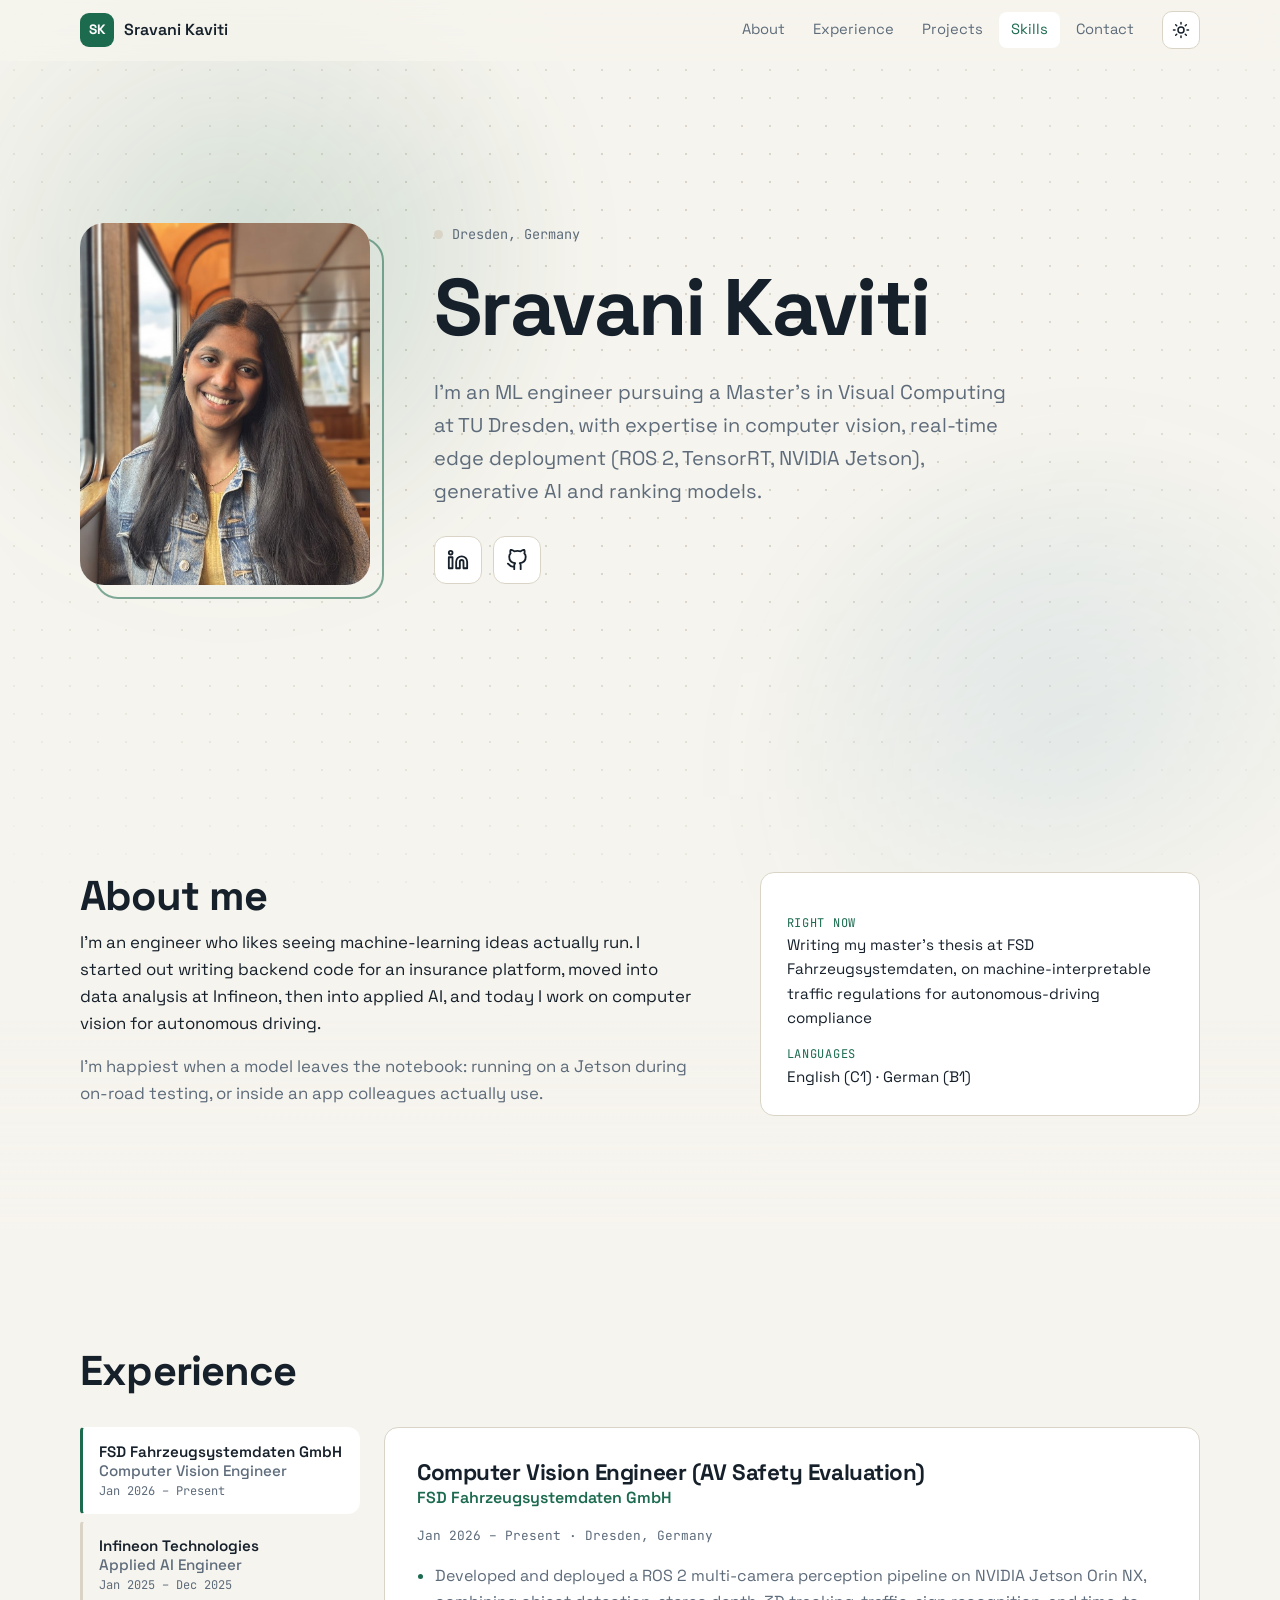
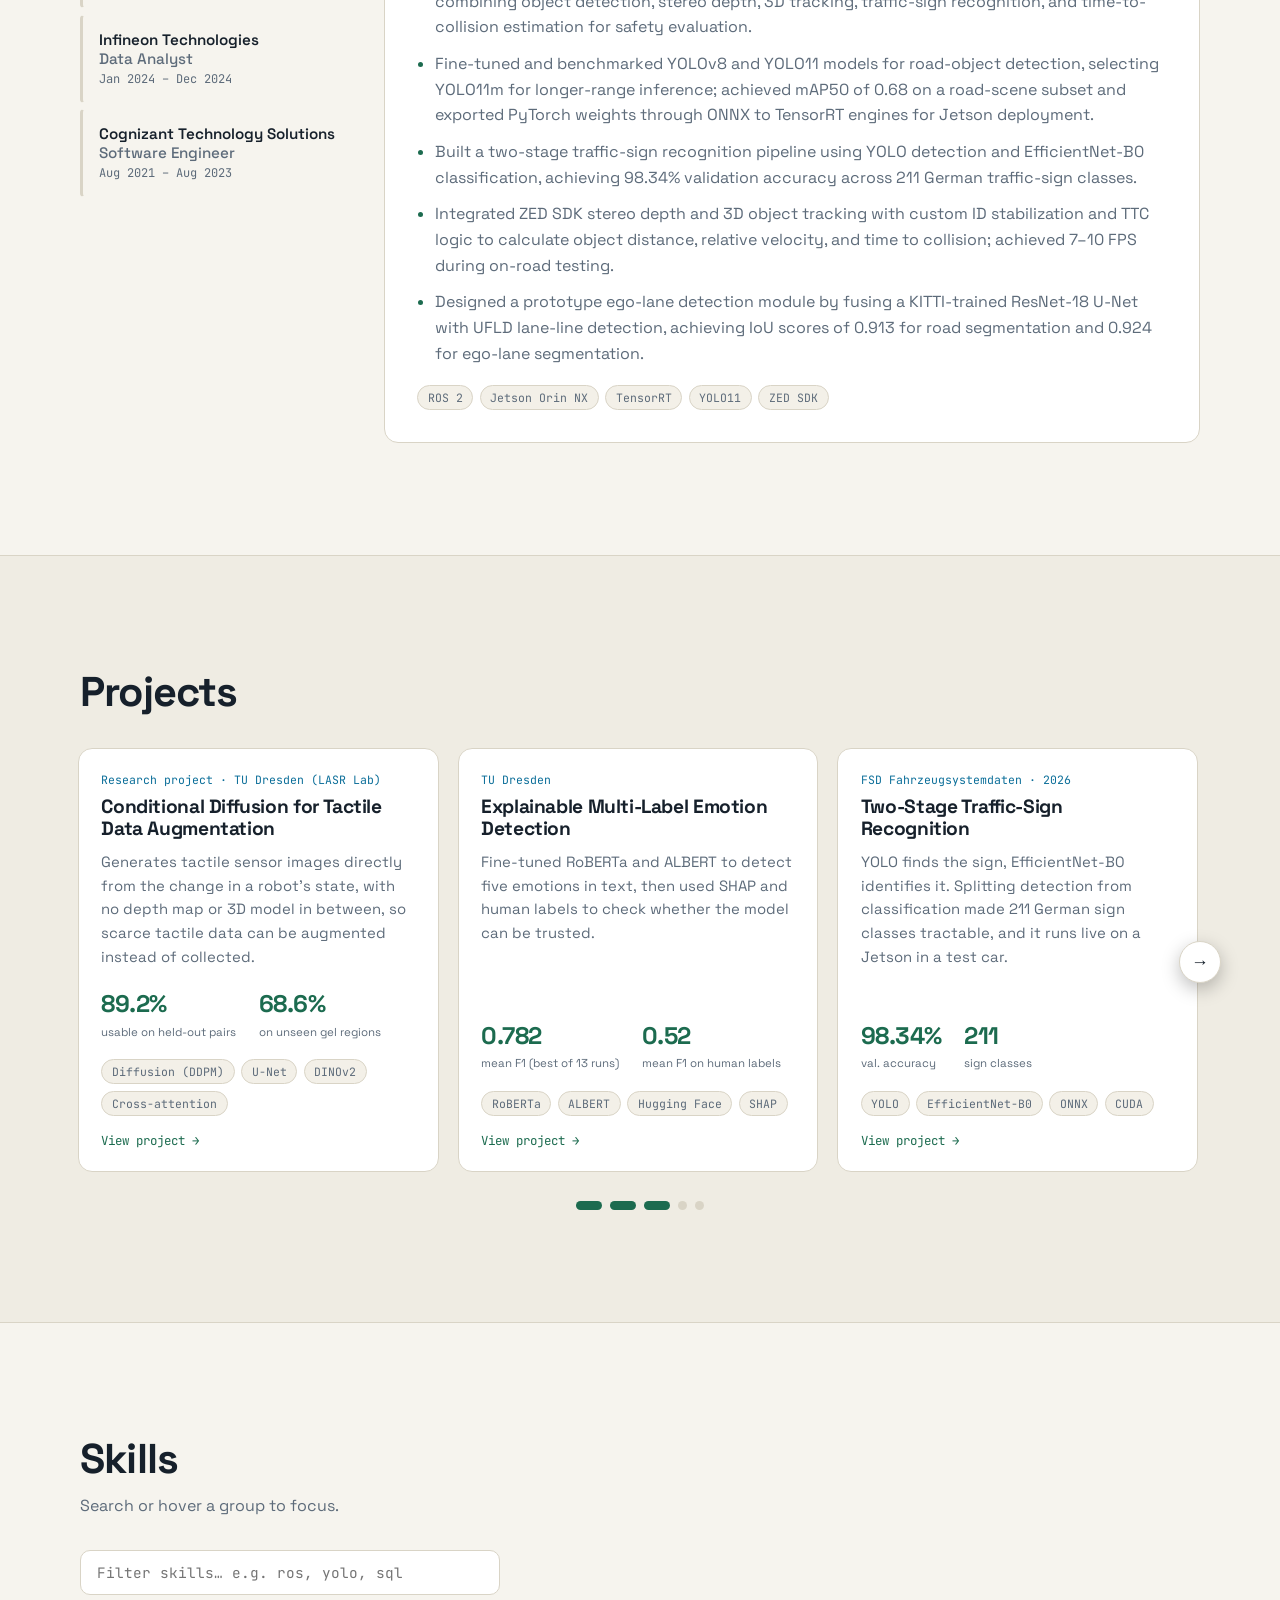
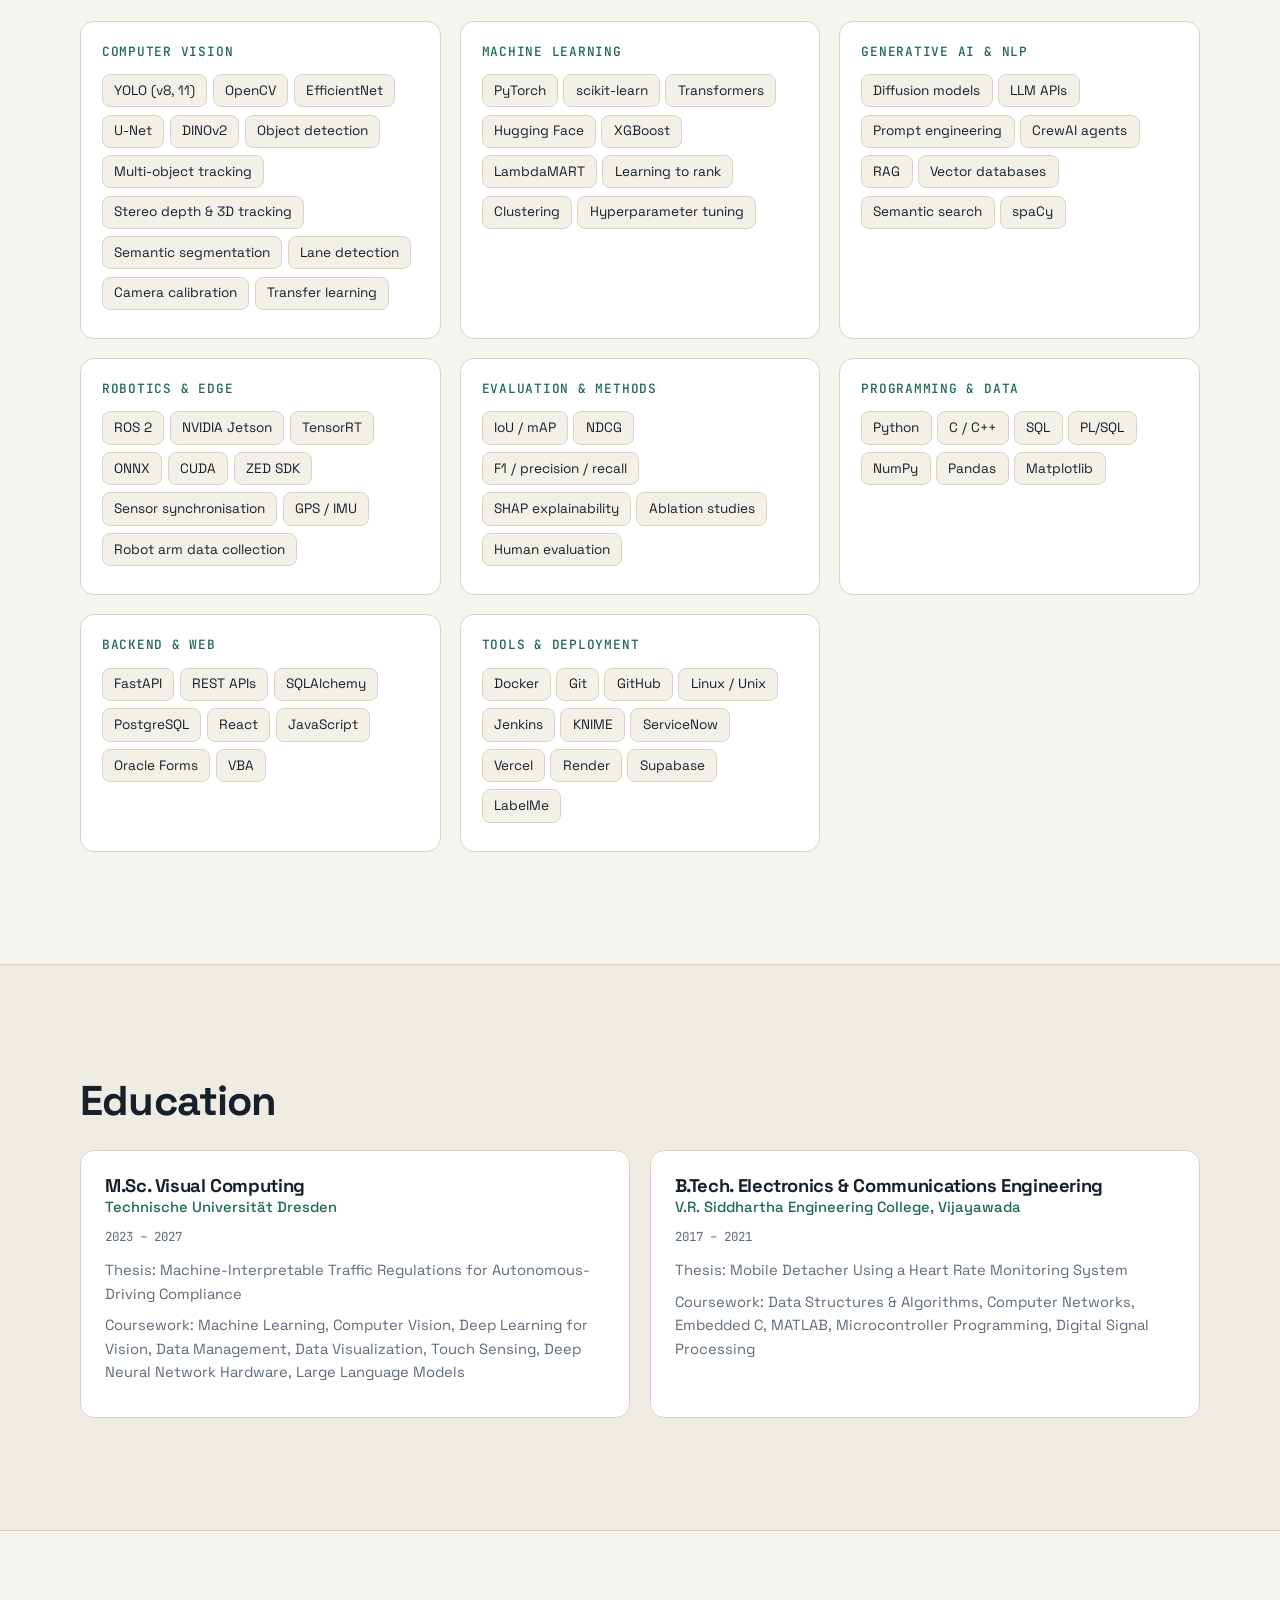
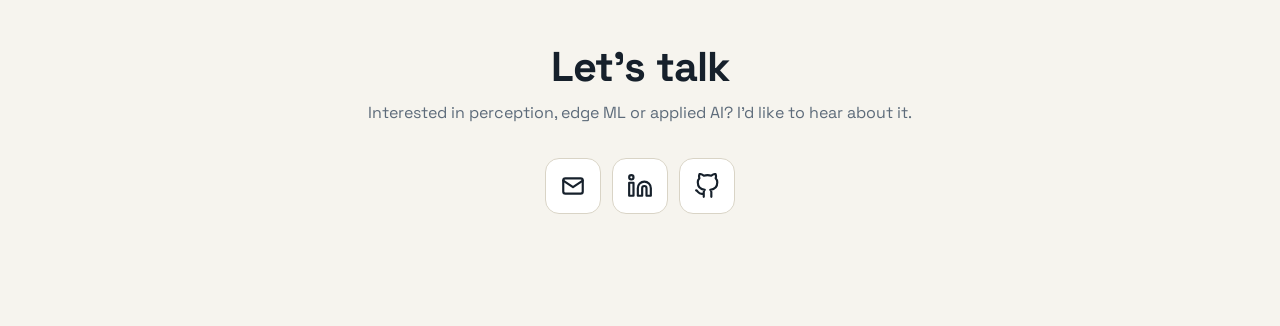
<file: index.html>
<!doctype html>
<html lang="en" data-theme="light">
<head>
  <meta charset="utf-8">
  <meta name="viewport" content="width=device-width, initial-scale=1">
  <title>Sravani Kaviti · Computer Vision & Applied AI Engineer</title>
  <meta name="description" content="Portfolio of Sravani Kaviti: computer vision and applied AI engineer building real-time perception systems and ML applications. Python, PyTorch, ROS 2, TensorRT, NVIDIA Jetson.">
  <meta property="og:title" content="Sravani Kaviti · Computer Vision & Applied AI Engineer">
  <meta property="og:description" content="Real-time perception on NVIDIA Jetson, ranking models, and generative AI, shipped to real users.">
  <meta property="og:type" content="website">
  <link rel="icon" href="assets/favicon.svg" type="image/svg+xml">
  <link rel="preconnect" href="https://fonts.googleapis.com">
  <link rel="preconnect" href="https://fonts.gstatic.com" crossorigin>
  <link href="https://fonts.googleapis.com/css2?family=JetBrains+Mono:wght@400;500&family=Space+Grotesk:wght@400;500;600;700&display=swap" rel="stylesheet">
  <link rel="stylesheet" href="css/style.css">
  <script>
    // Apply saved theme before paint to avoid a flash
    try {
      var t = localStorage.getItem("theme");
      if (t) document.documentElement.setAttribute("data-theme", t);
    } catch (e) {}
  </script>
</head>
<body>
  <div class="progress" id="progress" aria-hidden="true"></div>
  <a class="skip" href="#main">Skip to content</a>

  <header class="nav" id="nav">
    <a class="brand" href="#top" aria-label="Home"><span class="brand-mark">SK</span><span class="brand-name">Sravani Kaviti</span></a>
    <nav aria-label="Primary">
      <ul id="navlinks">
        <li><a href="#about">About</a></li>
        <li><a href="#experience">Experience</a></li>
        <li><a href="#projects">Projects</a></li>
        <li><a href="#skills">Skills</a></li>
        <li><a href="#contact">Contact</a></li>
      </ul>
    </nav>
    <button class="icon-btn" id="themeBtn" aria-label="Toggle light / dark theme" title="Toggle theme">
      <svg viewBox="0 0 24 24" width="18" height="18" fill="none" stroke="currentColor" stroke-width="2" stroke-linecap="round" stroke-linejoin="round"><circle cx="12" cy="12" r="4"/><path d="M12 2v2M12 20v2M4.9 4.9l1.4 1.4M17.7 17.7l1.4 1.4M2 12h2M20 12h2M4.9 19.1l1.4-1.4M17.7 6.3l1.4-1.4"/></svg>
    </button>
    <button class="icon-btn menu-btn" id="menuBtn" aria-label="Menu" aria-expanded="false">
      <svg viewBox="0 0 24 24" width="20" height="20" fill="none" stroke="currentColor" stroke-width="2" stroke-linecap="round"><path d="M4 7h16M4 12h16M4 17h16"/></svg>
    </button>
  </header>

  <main id="main">
    <!-- HERO -->
    <div class="backdrop">
    <div class="hero-bg" aria-hidden="true"></div>
    <section class="hero" id="top">
      <div class="wrap hero-grid" id="heroGrid">
        <figure class="portrait" id="portrait">
          <img id="heroPhoto" src="assets/Picture.JPG" alt="Portrait of Sravani Kaviti" width="873" height="1216" fetchpriority="high">
        </figure>
        <div class="hero-copy" id="heroCopy">
          <p class="eyebrow mono"><span class="dot"></span> <span id="loc">Dresden, Germany</span></p>
          <h1 id="heroName">Sravani Kaviti</h1>
          <p class="intro" id="intro"></p>
          <div class="social">
            <a class="icon-link" id="liBtn" href="#" target="_blank" rel="noopener me" aria-label="LinkedIn profile" data-label="LinkedIn">
              <svg viewBox="0 0 24 24" aria-hidden="true" fill="none" stroke="currentColor" stroke-width="2" stroke-linecap="round" stroke-linejoin="round"><path d="M16 8a6 6 0 0 1 6 6v7h-4v-7a2 2 0 0 0-4 0v7h-4v-7a6 6 0 0 1 6-6zM2 9h4v12H2zM4 2a2 2 0 1 1 0 4 2 2 0 0 1 0-4z"/></svg>
            </a>
            <a class="icon-link" id="ghBtn" href="#" target="_blank" rel="noopener me" aria-label="GitHub profile" data-label="GitHub">
              <svg viewBox="0 0 24 24" aria-hidden="true" fill="none" stroke="currentColor" stroke-width="2" stroke-linecap="round" stroke-linejoin="round"><path d="M9 19c-5 1.5-5-2.5-7-3m14 6v-3.87a3.37 3.37 0 0 0-.94-2.61c3.14-.35 6.44-1.54 6.44-7A5.44 5.44 0 0 0 20 4.77 5.07 5.07 0 0 0 19.91 1S18.73.65 16 2.48a13.38 13.38 0 0 0-7 0C6.27.65 5.09 1 5.09 1A5.07 5.07 0 0 0 5 4.77a5.44 5.44 0 0 0-1.5 3.78c0 5.42 3.3 6.61 6.44 7A3.37 3.37 0 0 0 9 18.13V22"/></svg>
            </a>
          </div>
        </div>
      </div>
    </section>


    <!-- ABOUT -->
    <section class="section" id="about">
      <div class="wrap about-grid">
        <div>
          <h2>About me</h2>
          <div id="aboutText" class="prose"></div>
        </div>
        <aside class="card about-card reveal">
          <dl id="aboutNow"></dl>
        </aside>
      </div>
    </section>
    </div>

    <!-- EXPERIENCE -->
    <section class="section" id="experience">
      <div class="wrap">
        <h2>Experience</h2>
        <div class="exp">
          <div class="exp-tabs" id="expTabs" role="tablist" aria-label="Roles" aria-orientation="vertical"></div>
          <div class="exp-panel card" id="expPanel" role="tabpanel" aria-live="polite"></div>
        </div>
      </div>
    </section>

    <!-- PROJECTS -->
    <section class="section alt" id="projects">
      <div class="wrap">
        <h2>Projects</h2>
        <div class="carousel" id="carousel">
          <button class="car-btn prev" id="prevBtn" type="button" aria-label="Previous projects">←</button>
          <div class="track" id="projectGrid" tabindex="0" aria-label="Projects, scroll sideways"></div>
          <button class="car-btn next" id="nextBtn" type="button" aria-label="Next projects">→</button>
        </div>
        <div class="dots" id="dots" role="group" aria-label="Go to project"></div>
      </div>
    </section>

    <!-- SKILLS -->
    <section class="section" id="skills">
      <div class="wrap">
        <h2>Skills</h2>
        <p class="sub">Search or hover a group to focus.</p>
        <input class="search mono" id="skillSearch" type="search" placeholder="Filter skills… e.g. ros, yolo, sql" aria-label="Filter skills" autocomplete="off">
        <div class="skills" id="skillGrid"></div>
        <p class="empty mono" id="skillEmpty" hidden>No match. Try another keyword.</p>
      </div>
    </section>

    <!-- EDUCATION -->
    <section class="section alt" id="education">
      <div class="wrap">
        <h2>Education</h2>
        <div class="edu" id="eduList"></div>
      </div>
    </section>

    <!-- CONTACT -->
    <section class="section contact" id="contact">
      <div class="wrap">
        <h2>Let's talk</h2>
        <p class="sub">Interested in perception, edge ML or applied AI? I'd like to hear about it.</p>
        <div class="social center">
          <a class="icon-link" id="mailLink" href="#" aria-label="Email me" data-label="Email"><svg viewBox="0 0 24 24" aria-hidden="true" fill="none" stroke="currentColor" stroke-width="2" stroke-linecap="round" stroke-linejoin="round"><rect x="3" y="5" width="18" height="14" rx="2"/><path d="m3 7 9 6 9-6"/></svg></a>
          <a class="icon-link" id="liBtn2" href="#" target="_blank" rel="noopener me" aria-label="LinkedIn profile" data-label="LinkedIn"><svg viewBox="0 0 24 24" aria-hidden="true" fill="none" stroke="currentColor" stroke-width="2" stroke-linecap="round" stroke-linejoin="round"><path d="M16 8a6 6 0 0 1 6 6v7h-4v-7a2 2 0 0 0-4 0v7h-4v-7a6 6 0 0 1 6-6zM2 9h4v12H2zM4 2a2 2 0 1 1 0 4 2 2 0 0 1 0-4z"/></svg></a>
          <a class="icon-link" id="ghBtn2" href="#" target="_blank" rel="noopener me" aria-label="GitHub profile" data-label="GitHub"><svg viewBox="0 0 24 24" aria-hidden="true" fill="none" stroke="currentColor" stroke-width="2" stroke-linecap="round" stroke-linejoin="round"><path d="M9 19c-5 1.5-5-2.5-7-3m14 6v-3.87a3.37 3.37 0 0 0-.94-2.61c3.14-.35 6.44-1.54 6.44-7A5.44 5.44 0 0 0 20 4.77 5.07 5.07 0 0 0 19.91 1S18.73.65 16 2.48a13.38 13.38 0 0 0-7 0C6.27.65 5.09 1 5.09 1A5.07 5.07 0 0 0 5 4.77a5.44 5.44 0 0 0-1.5 3.78c0 5.42 3.3 6.61 6.44 7A3.37 3.37 0 0 0 9 18.13V22"/></svg></a>
        </div>
      </div>
    </section>
  </main>


  <div class="toast mono" id="toast" role="status" aria-live="polite"></div>

  <script src="js/data.js"></script>
  <script src="js/main.js"></script>
</body>
</html>
</file>
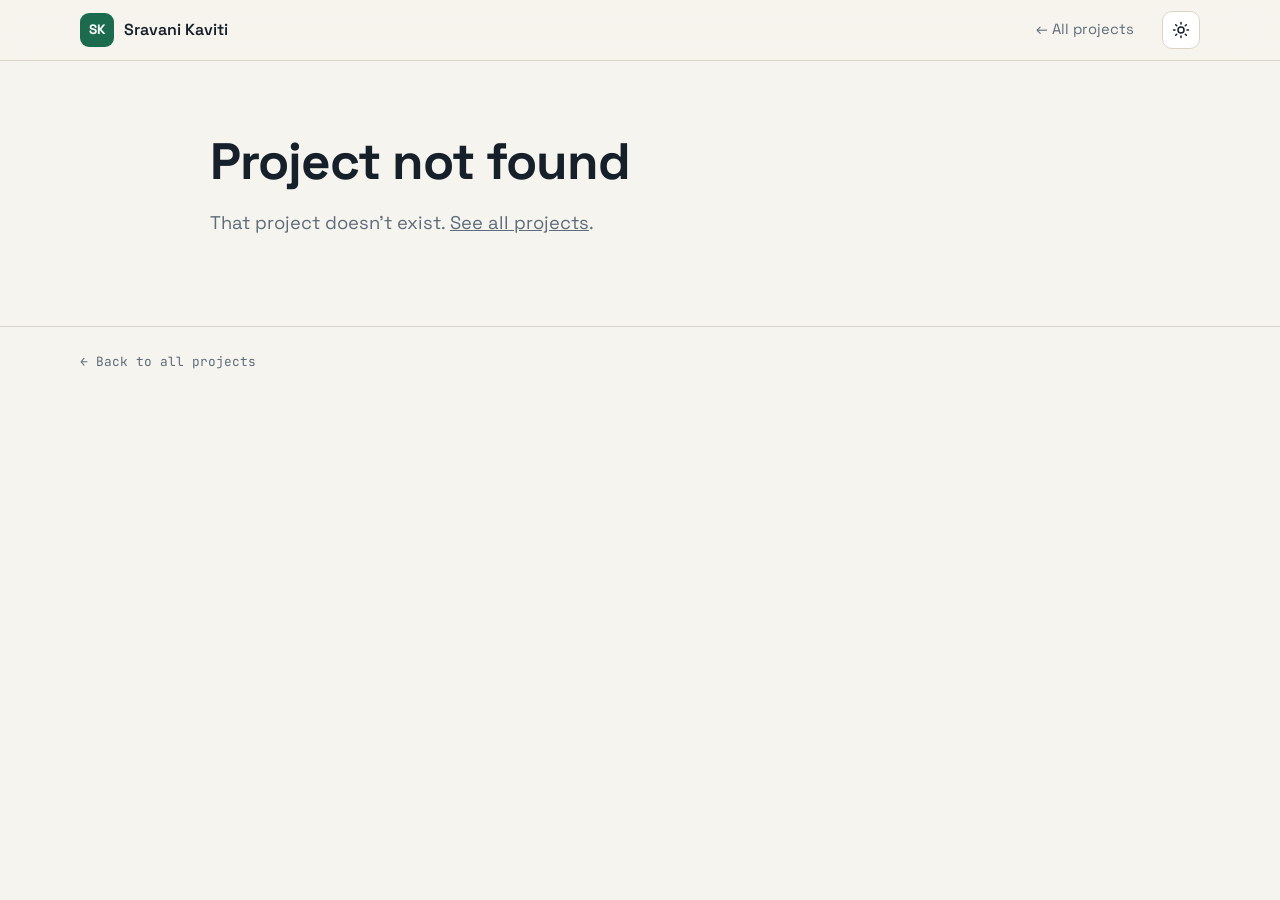
<file: project.html>
<!doctype html>
<html lang="en" data-theme="light">
<head>
  <meta charset="utf-8">
  <meta name="viewport" content="width=device-width, initial-scale=1">
  <title>Project · Sravani Kaviti</title>
  <meta name="description" content="Project details by Sravani Kaviti.">
  <link rel="icon" href="assets/favicon.svg" type="image/svg+xml">
  <link rel="preconnect" href="https://fonts.googleapis.com">
  <link rel="preconnect" href="https://fonts.gstatic.com" crossorigin>
  <link href="https://fonts.googleapis.com/css2?family=JetBrains+Mono:wght@400;500&family=Space+Grotesk:wght@400;500;600;700&display=swap" rel="stylesheet">
  <link rel="stylesheet" href="css/style.css">
  <script>
    try { var t = localStorage.getItem("theme"); if (t) document.documentElement.setAttribute("data-theme", t); } catch (e) {}
  </script>
</head>
<body class="project-page">
  <header class="nav scrolled">
    <a class="brand" href="index.html" aria-label="Home"><span class="brand-mark">SK</span><span class="brand-name">Sravani Kaviti</span></a>
    <a class="back" href="index.html#projects">← All projects</a>
    <button class="icon-btn" id="themeBtn" aria-label="Toggle light / dark theme" title="Toggle theme">
      <svg viewBox="0 0 24 24" width="18" height="18" fill="none" stroke="currentColor" stroke-width="2" stroke-linecap="round" stroke-linejoin="round"><circle cx="12" cy="12" r="4"/><path d="M12 2v2M12 20v2M4.9 4.9l1.4 1.4M17.7 17.7l1.4 1.4M2 12h2M20 12h2M4.9 19.1l1.4-1.4M17.7 6.3l1.4-1.4"/></svg>
    </button>
  </header>

  <main class="wrap proj" id="project"></main>

  <footer class="footer">
    <div class="wrap">
      <a class="mono" href="index.html#projects">← Back to all projects</a>
    </div>
  </footer>

  <script src="js/data.js"></script>
  <script src="js/project.js"></script>
</body>
</html>
</file>
<file: css/style.css>
:root {
  --bg: #0b0f14;
  --bg-alt: #0e141b;
  --surface: #121a23;
  --surface-2: #17212c;
  --line: #243142;
  --text: #e8edf2;
  --muted: #8d9bab;
  --accent: #b6f24a;
  --accent-ink: #0b0f14;
  --accent-2: #4cc9f0;
  --warn: #ffb454;
  --radius: 14px;
  --font: "Space Grotesk", system-ui, -apple-system, "Segoe UI", Roboto, sans-serif;
  --mono: "JetBrains Mono", ui-monospace, "SFMono-Regular", Menlo, Consolas, monospace;
  color-scheme: dark;
}
:root[data-theme="light"] {
  --bg: #f6f4ee;
  --bg-alt: #efece3;
  --surface: #ffffff;
  --surface-2: #f3f0e8;
  --line: #d9d4c6;
  --text: #16202b;
  --muted: #5d6b7a;
  --accent: #1c6b4f;
  --accent-ink: #ffffff;
  --accent-2: #0b6e99;
  --warn: #b25e00;
  color-scheme: light;
}

* { box-sizing: border-box; }
html { scroll-behavior: smooth; scroll-padding-top: 72px; }
body {
  margin: 0;
  background: var(--bg);
  color: var(--text);
  font-family: var(--font);
  font-size: 16px;
  line-height: 1.6;
  -webkit-font-smoothing: antialiased;
  overflow-x: clip;
}
a { color: inherit; }
h1, h2, h3 { line-height: 1.15; margin: 0; letter-spacing: -0.02em; }
h2 { font-size: clamp(1.8rem, 4vw, 2.6rem); margin-bottom: 0.6rem; }
p { margin: 0 0 1rem; }
.mono { font-family: var(--mono); }
.wrap { width: min(1120px, 100% - 2.5rem); margin-inline: auto; }
.skip { position: absolute; left: -999px; top: 0; background: var(--accent); color: var(--accent-ink); padding: .5rem 1rem; z-index: 100; }
.skip:focus { left: 0; }
:focus-visible { outline: 2px solid var(--accent); outline-offset: 3px; border-radius: 6px; }

/* progress + nav */
.progress { position: fixed; top: 0; left: 0; height: 3px; width: 0; background: var(--accent); z-index: 60; }
.nav {
  position: fixed; inset: 0 0 auto 0; z-index: 50;
  display: flex; align-items: center; gap: 1rem;
  padding: .7rem max(1.25rem, calc((100% - 1120px) / 2));
  backdrop-filter: blur(14px);
  background: color-mix(in srgb, var(--bg) 72%, transparent);
  border-bottom: 1px solid transparent;
  transition: border-color .3s;
}
.nav.scrolled { border-color: var(--line); }
.brand { display: flex; align-items: center; gap: .6rem; text-decoration: none; font-weight: 600; margin-right: auto; }
.brand-mark {
  display: grid; place-items: center; width: 34px; height: 34px; border-radius: 9px;
  background: var(--accent); color: var(--accent-ink); font-weight: 700; font-size: .85rem;
}
nav ul { display: flex; gap: .25rem; list-style: none; margin: 0; padding: 0; }
nav a {
  display: block; padding: .4rem .75rem; border-radius: 8px; text-decoration: none;
  color: var(--muted); font-size: .92rem; transition: color .2s, background .2s;
}
nav a:hover, nav a.active { color: var(--text); background: var(--surface); }
nav a.active { color: var(--accent); }
.icon-btn {
  display: grid; place-items: center; width: 38px; height: 38px; border-radius: 10px;
  border: 1px solid var(--line); background: var(--surface); color: var(--text); cursor: pointer;
  transition: border-color .2s, transform .2s;
}
.icon-btn:hover { border-color: var(--accent); transform: translateY(-1px); }
.menu-btn { display: none; }

/* buttons */
.btn {
  display: inline-flex; align-items: center; gap: .4rem; padding: .7rem 1.2rem; border-radius: 10px;
  border: 1px solid var(--line); background: var(--surface); color: var(--text);
  font: 500 .95rem var(--font); text-decoration: none; cursor: pointer;
  transition: transform .2s, border-color .2s, background .2s;
}
.btn:hover { transform: translateY(-2px); border-color: var(--accent); }
.btn.primary { background: var(--accent); color: var(--accent-ink); border-color: var(--accent); font-weight: 600; }
.btn.ghost { background: transparent; }
.cta { display: flex; flex-wrap: wrap; gap: .7rem; margin-top: 1.6rem; }

/* hero */
.hero { position: relative; padding: clamp(7rem, 14vw, 9rem) 0 clamp(4rem, 8vw, 6rem); min-height: min(100svh, 760px); display: flex; align-items: center; }
/* one clipped zone for hero + about: the fixed backdrop shows through both, then stops */
.backdrop { position: relative; clip-path: inset(0); }
.backdrop > .section { position: relative; z-index: 1; }
.backdrop::after { content: ""; position: absolute; inset: auto 0 0 0; height: 220px; z-index: 0; pointer-events: none; background: linear-gradient(0deg, var(--bg), transparent); }
/* fixed inside a clipped hero: the backdrop stays still while the content scrolls over it */
.hero-bg {
  position: fixed; inset: 0; z-index: 0; pointer-events: none; overflow: hidden;
  background: radial-gradient(circle, var(--line) 1px, transparent 1.4px) 0 0 / 28px 28px;
  -webkit-mask-image: radial-gradient(ellipse 85% 75% at 50% 40%, #000 30%, transparent 100%);
  mask-image: radial-gradient(ellipse 85% 75% at 50% 40%, #000 30%, transparent 100%);
  animation: grid-drift 60s linear infinite;
}
.hero-bg::before, .hero-bg::after {
  content: ""; position: absolute; width: 60vmax; height: 60vmax; border-radius: 50%; filter: blur(40px); will-change: transform;
}
.hero-bg::before { left: -12vmax; top: -10vmax; background: radial-gradient(circle, color-mix(in srgb, var(--accent) 20%, transparent), transparent 65%); animation: float-a 22s ease-in-out infinite alternate; }
.hero-bg::after { right: -15vmax; bottom: -20vmax; background: radial-gradient(circle, color-mix(in srgb, var(--accent-2) 18%, transparent), transparent 65%); animation: float-b 28s ease-in-out infinite alternate; }
@keyframes float-a { to { transform: translate(18vmax, 12vmax) scale(1.15); } }
@keyframes float-b { to { transform: translate(-16vmax, -10vmax) scale(1.2); } }
@keyframes grid-drift { to { background-position: 28px 28px; } }
.hero-grid { position: relative; z-index: 1; width: min(1120px, 100% - 2.5rem); }
.hero-grid { display: grid; grid-template-columns: minmax(200px, 290px) 1fr; gap: clamp(2rem, 5vw, 4.5rem); align-items: center; }
.portrait { margin: 0; position: relative; }
.portrait::before {
  content: ""; position: absolute; inset: 14px -14px -14px 14px; border: 2px solid var(--accent);
  border-radius: 24px; opacity: .55; z-index: 0;
}
.portrait img {
  position: relative; z-index: 1; display: block; width: 100%; height: auto; aspect-ratio: 4 / 5; object-fit: cover;
  object-position: 45% 28%; border-radius: 24px; background: var(--surface);
}
.eyebrow { color: var(--muted); font-size: .85rem; display: flex; align-items: center; gap: .55rem; margin-bottom: 1rem; }
.dot { width: 8px; height: 8px; border-radius: 50%; background: var(--accent); }
.hero h1 { font-size: clamp(2.6rem, 7vw, 5rem); font-weight: 700; }
.intro { max-width: 36rem; margin: 1.4rem 0 0; font-size: clamp(1.05rem, 1.8vw, 1.25rem); color: var(--muted); line-height: 1.65; }
.social { display: flex; gap: .7rem; margin-top: 1.8rem; }
.icon-link {
  position: relative; display: grid; place-items: center; width: 48px; height: 48px; border-radius: 12px;
  border: 1px solid var(--line); background: var(--surface); color: var(--text); text-decoration: none;
  transition: transform .2s, border-color .2s, color .2s, background .2s;
}
.icon-link svg { width: 22px; height: 22px; }
.icon-link:hover, .icon-link:focus-visible { transform: translateY(-3px); border-color: var(--accent); color: var(--accent); }
.icon-link::after {
  content: attr(data-label); position: absolute; top: calc(100% + 8px); left: 50%; transform: translateX(-50%) translateY(-4px);
  padding: .25rem .55rem; border-radius: 6px; background: var(--text); color: var(--bg); font: .72rem var(--mono);
  white-space: nowrap; opacity: 0; pointer-events: none; transition: opacity .15s, transform .15s;
}
.icon-link:hover::after, .icon-link:focus-visible::after { opacity: 1; transform: translateX(-50%); }

/* sections */
.section { padding: clamp(4rem, 9vw, 7rem) 0; }
.section.alt { background: var(--bg-alt); border-block: 1px solid var(--line); }
.sub { color: var(--muted); max-width: 40rem; margin-bottom: 2rem; }
.card { background: var(--surface); border: 1px solid var(--line); border-radius: var(--radius); }

/* about */
.about-grid { display: grid; grid-template-columns: 1.4fr 1fr; gap: clamp(1.5rem, 5vw, 4rem); align-items: start; }
.prose p { color: var(--muted); font-size: 1.05rem; }
.prose p:first-child { color: var(--text); }
.about-card { padding: 1.6rem; position: sticky; top: 90px; }
.avatar {
  width: 112px; height: 112px; border-radius: 50%; overflow: hidden; margin-bottom: 1.2rem;
  display: grid; place-items: center; font-weight: 700; font-size: 2rem; color: var(--accent-ink);
  background: linear-gradient(135deg, var(--accent), var(--accent-2));
  box-shadow: 0 0 0 4px var(--bg), 0 0 0 5px var(--line);
}
.avatar img { width: 100%; height: 100%; object-fit: cover; display: block; }
dl { margin: 0; }
dt { font: .75rem var(--mono); color: var(--accent); text-transform: uppercase; letter-spacing: .06em; margin-top: 1rem; }
dd { margin: .15rem 0 0; color: var(--text); font-size: .95rem; }

/* experience */
.exp { display: grid; grid-template-columns: 280px 1fr; gap: 1.5rem; margin-top: 2rem; }
.exp-tabs { display: flex; flex-direction: column; gap: .4rem; }
.exp-tabs button {
  text-align: left; padding: .9rem 1rem; border-radius: 12px; cursor: pointer;
  border: 1px solid transparent; background: transparent; color: var(--muted); font: 500 .95rem var(--font);
  border-left: 3px solid var(--line); border-radius: 4px 12px 12px 4px; transition: all .2s;
}
.exp-tabs button b { display: block; color: var(--text); font-weight: 600; }
.exp-tabs button span { font: .75rem var(--mono); }
.exp-tabs button:hover { background: var(--surface); }
.exp-tabs button[aria-selected="true"] { background: var(--surface); border-left-color: var(--accent); }
.exp-panel { padding: clamp(1.2rem, 3vw, 2rem); }
.exp-panel h3 { font-size: 1.4rem; }
.exp-panel .org { color: var(--accent); font-weight: 600; }
.exp-panel .meta { color: var(--muted); font: .8rem var(--mono); margin: .3rem 0 1.2rem; }
.exp-panel ul { padding-left: 1.1rem; margin: 0 0 1.2rem; }
.exp-panel li { margin-bottom: .7rem; color: var(--muted); }
.exp-panel .grp { font: 500 .78rem var(--mono); color: var(--accent-2); text-transform: uppercase; letter-spacing: .05em; margin: 1.3rem 0 .6rem; }
.exp-panel li::marker { color: var(--accent); }
.exp-panel.swap { animation: swap .35s ease; }
.tags { display: flex; flex-wrap: wrap; gap: .4rem; }
.tag { font: .72rem var(--mono); padding: .25rem .6rem; border-radius: 99px; border: 1px solid var(--line); color: var(--muted); background: var(--surface-2); }

/* projects */
.pcard {
  position: relative; display: flex; flex-direction: column; text-align: left; padding: 1.4rem;
  cursor: pointer; font: inherit; color: inherit; overflow: hidden;
  transition: transform .25s, border-color .25s;
}
.pcard::before {
  content: ""; position: absolute; inset: 0; pointer-events: none; opacity: 0; transition: opacity .3s;
  background: radial-gradient(260px circle at var(--mx, 50%) var(--my, 50%), color-mix(in srgb, var(--accent) 16%, transparent), transparent 70%);
}
.pcard:hover { transform: translateY(-4px); border-color: var(--accent); }
.pcard:hover::before { opacity: 1; }
.pcard .kicker { font: .72rem var(--mono); color: var(--accent-2); margin-bottom: .6rem; }
.pcard h3 { font-size: 1.2rem; margin-bottom: .6rem; }
.pcard p { color: var(--muted); font-size: .93rem; flex: 1; }
.pmetrics { display: flex; gap: 1.4rem; margin: .4rem 0 1rem; }
.pmetrics b { display: block; font-size: 1.5rem; color: var(--accent); letter-spacing: -.02em; line-height: 1.1; }
.pmetrics span { font-size: .72rem; color: var(--muted); }
.pcard .more { font: .78rem var(--mono); color: var(--accent); margin-top: 1rem; }

.carousel { position: relative; margin-top: 2rem; }
.track {
  --gap: 1.2rem; display: flex; gap: var(--gap); overflow-x: auto; scroll-snap-type: x mandatory;
  scrollbar-width: none; padding: 6px 2px 10px; margin: -6px -2px 0;
}
.track::-webkit-scrollbar { display: none; }
.track .pcard { flex: 0 0 calc((100% - 2 * var(--gap)) / 3); scroll-snap-align: start; min-width: 0; text-decoration: none; }
.car-btn {
  position: absolute; top: 50%; z-index: 3; width: 42px; height: 42px; margin-top: -21px; border-radius: 50%;
  border: 1px solid var(--line); background: var(--surface); color: var(--text); font-size: 1.1rem; cursor: pointer;
  box-shadow: 0 6px 18px rgba(0,0,0,.25); transition: border-color .2s, opacity .2s, transform .2s;
}
.car-btn:hover:not(:disabled) { border-color: var(--accent); transform: scale(1.06); }
.car-btn:disabled { opacity: 0; pointer-events: none; }
.car-btn.prev { left: -21px; }
.car-btn.next { right: -21px; }
.dots { display: flex; justify-content: center; gap: .5rem; margin-top: 1.2rem; }
.dot { width: 9px; height: 9px; padding: 0; border-radius: 99px; border: 0; background: var(--line); cursor: pointer; transition: width .25s, background .25s; }
.dot.on { width: 26px; background: var(--accent); }
.dot:hover { background: var(--muted); }

/* skills */
.search {
  width: min(100%, 420px); padding: .75rem 1rem; border-radius: 10px; border: 1px solid var(--line);
  background: var(--surface); color: var(--text); font-size: .9rem; margin-bottom: 1.6rem;
}
.search:focus { outline: 2px solid var(--accent); outline-offset: 2px; }
.skills { display: grid; grid-template-columns: repeat(auto-fill, minmax(min(100%, 330px), 1fr)); gap: 1.2rem; }
.sgroup { padding: 1.3rem; transition: opacity .25s, border-color .25s, transform .25s; }
.sgroup h3 { font: 500 .8rem var(--mono); color: var(--accent); text-transform: uppercase; letter-spacing: .06em; margin-bottom: .9rem; }
.sgroup:hover { border-color: var(--accent); }
.skills:hover .sgroup:not(:hover) { opacity: .55; }
.sgroup.hide { display: none; }
.pill { display: inline-block; margin: 0 .35rem .45rem 0; padding: .3rem .7rem; border-radius: 8px; font-size: .85rem; background: var(--surface-2); border: 1px solid var(--line); transition: all .2s; }
.pill:hover { transform: translateY(-2px); border-color: var(--accent-2); }
.pill.hit { border-color: var(--accent); color: var(--accent); }
.pill.dim { display: none; }
.empty { color: var(--muted); }

/* education */
.edu { display: grid; grid-template-columns: repeat(auto-fit, minmax(min(100%, 420px), 1fr)); gap: 1.2rem; margin-top: 1.6rem; }
.edu .card { padding: 1.5rem; }
.edu h3 { font-size: 1.15rem; }
.edu .school { color: var(--accent); font-weight: 500; }
.edu .meta { font: .78rem var(--mono); color: var(--muted); margin: .2rem 0 .9rem; }
.edu p { color: var(--muted); font-size: .92rem; margin-bottom: .5rem; }

/* contact */
.contact { text-align: center; }
.contact .sub { margin-inline: auto; }
.social.center { justify-content: center; margin-top: 2rem; }
.contact .icon-link { width: 56px; height: 56px; border-radius: 14px; }
.contact .icon-link svg { width: 26px; height: 26px; }
.footer { border-top: 1px solid var(--line); padding: 1.6rem 0; color: var(--muted); font-size: .8rem; }
.footer .wrap { display: flex; flex-wrap: wrap; justify-content: space-between; gap: .5rem; }

.toast {
  position: fixed; bottom: 1.5rem; left: 50%; transform: translate(-50%, 20px); opacity: 0;
  background: var(--accent); color: var(--accent-ink); padding: .6rem 1.1rem; border-radius: 10px;
  font-size: .85rem; transition: all .3s; pointer-events: none; z-index: 90;
}
.toast.show { opacity: 1; transform: translate(-50%, 0); }

/* reveal on scroll */
.reveal { opacity: 0; transform: translateY(22px); transition: opacity .7s ease, transform .7s ease; }
.reveal.in { opacity: 1; transform: none; }

/* responsive */
@media (max-width: 900px) {
  .hero-grid { grid-template-columns: 1fr; }
  .portrait { max-width: 240px; }
  .about-grid { grid-template-columns: 1fr; }
  .about-card { position: static; }
  .exp { grid-template-columns: 1fr; }
  .exp-tabs { flex-direction: row; overflow-x: auto; padding-bottom: .4rem; }
  .exp-tabs button { min-width: 210px; border-left: 0; border-bottom: 3px solid var(--line); border-radius: 10px 10px 4px 4px; }
  .exp-tabs button[aria-selected="true"] { border-bottom-color: var(--accent); }
  .menu-btn { display: grid; }
  nav { position: absolute; top: 100%; left: 0; right: 0; background: var(--bg); border-bottom: 1px solid var(--line); display: none; }
  nav.open { display: block; }
  nav ul { flex-direction: column; padding: .6rem 1.25rem 1rem; }
  .brand-name { display: none; }
  .brand { margin-right: auto; }
}
@media (max-width: 1000px) { .track .pcard { flex-basis: calc((100% - var(--gap)) / 2); } }
@media (max-width: 680px) {
  .track .pcard { flex-basis: 86%; }
  .car-btn.prev { left: -6px; } .car-btn.next { right: -6px; }
}
@media (max-width: 520px) {
}
@media (prefers-reduced-motion: reduce) {
  html { scroll-behavior: auto; }
  *, *::before, *::after { animation: none !important; transition: none !important; }
  .reveal { opacity: 1; transform: none; }
}

/* project page */
.project-page .nav { position: sticky; }
.back { color: var(--muted); text-decoration: none; font-size: .92rem; padding: .4rem .75rem; border-radius: 8px; }
.back:hover { color: var(--accent); background: var(--surface); }
.proj { padding-block: clamp(2.5rem, 6vw, 4.5rem); max-width: 860px; }
.proj .kicker { color: var(--accent-2); font-size: .8rem; margin-bottom: .8rem; }
.proj h1 { font-size: clamp(2rem, 5vw, 3.2rem); margin-bottom: 1rem; }
.lead2 { font-size: 1.15rem; color: var(--muted); max-width: 40rem; }
.pmetrics.big { gap: 2.4rem; margin: 1.6rem 0 1.6rem; }
.pmetrics.big b { font-size: 2.2rem; }
.pmetrics.big span { font-size: .8rem; }
.h-sm { font-size: 1.25rem; margin: 2.4rem 0 .9rem; }
.bullets { padding-left: 1.1rem; color: var(--muted); }
.bullets li { margin-bottom: .7rem; }
.bullets li::marker { color: var(--accent); }
.shot { margin: 0 0 1.8rem; }
.shot a { display: block; background: #fff; border: 1px solid var(--line); border-radius: var(--radius); padding: .8rem; overflow-x: auto; }
.shot img { display: block; width: 100%; min-width: 560px; height: auto; margin: 0 auto; }
.shot figcaption { color: var(--muted); font-size: .9rem; margin-top: .6rem; }
.pager { display: flex; flex-wrap: wrap; justify-content: space-between; gap: 1rem; margin-top: 3rem; padding-top: 1.4rem; border-top: 1px solid var(--line); }
.pager a { color: var(--muted); text-decoration: none; }
.pager a:hover { color: var(--accent); }
.footer a { color: var(--muted); text-decoration: none; }
</file>
